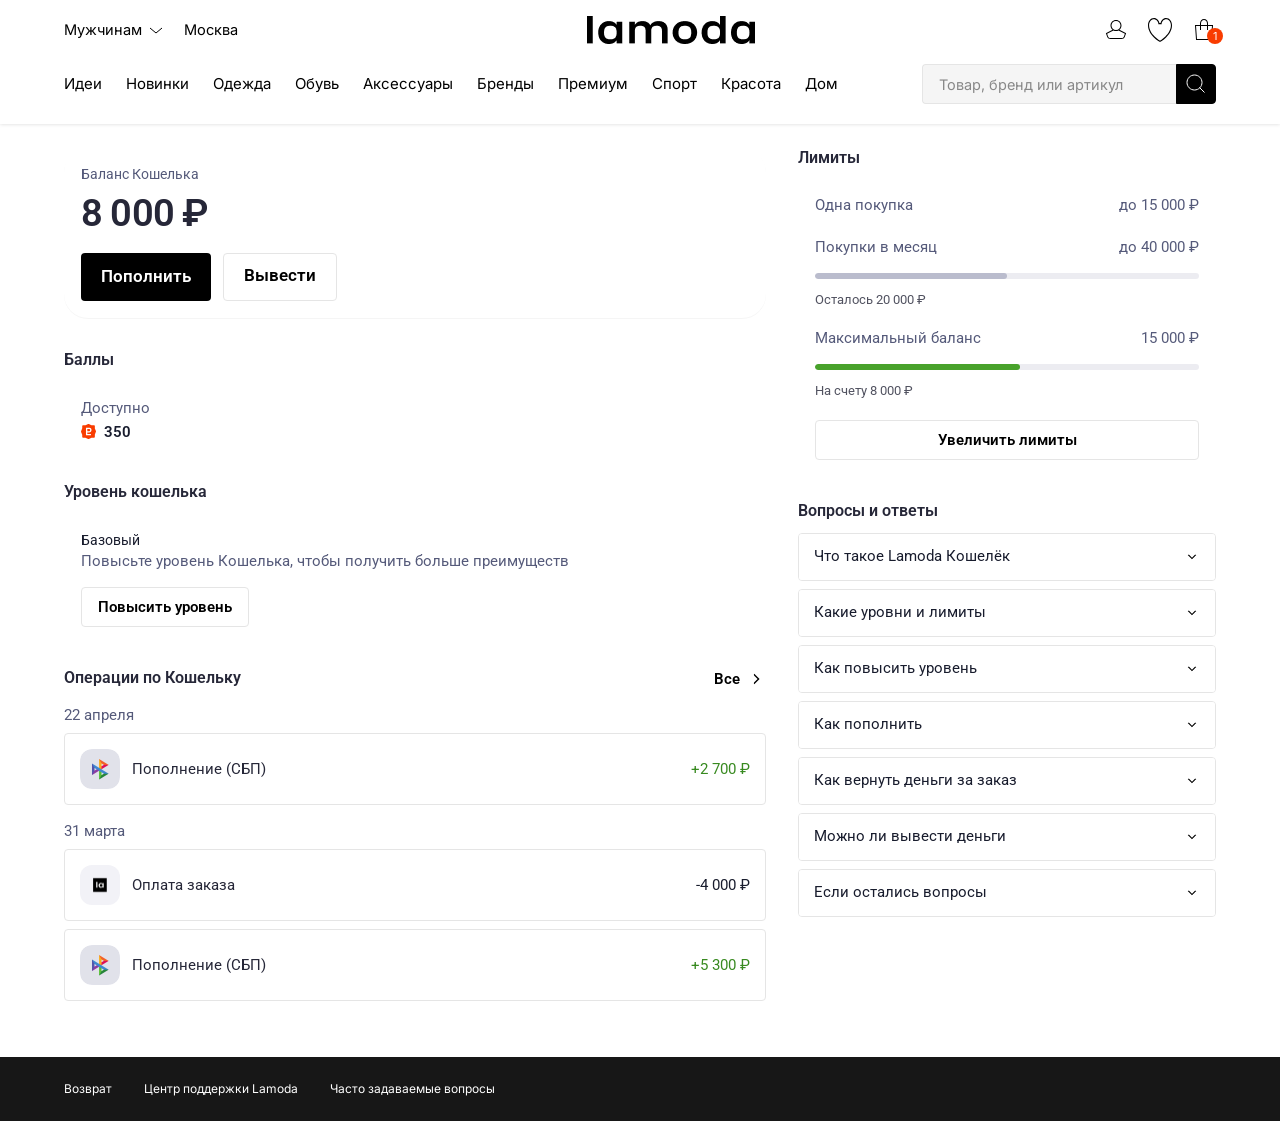
<file: index.html>
<!DOCTYPE html>
<html lang="ru">
  <head>
    <meta charset="UTF-8" />
    <meta name="viewport" content="width=device-width, initial-scale=1.0" />
    <title>Lamoda Кошелёк</title>
    <link rel="preconnect" href="https://fonts.googleapis.com" />
    <link rel="preconnect" href="https://fonts.gstatic.com" crossorigin />
    <link
      href="https://fonts.googleapis.com/css2?family=Inter:wght@400;600&family=Roboto:wght@400;600;700&display=swap"
      rel="stylesheet"
    />
    <link rel="stylesheet" href="styles.css" />
  </head>
  <body>
    <header class="site-header">
      <div class="header-inner">
        <div class="header-top">
          <div class="header-top__left">
            <button type="button" class="btn-ghost">
              Мужчинам
              <img src="assets/chevron-down.svg" alt="" width="16" height="16" />
            </button>
            <button type="button" class="btn-ghost">Москва</button>
          </div>
          <div class="header-top__center">
            <button type="button" class="logo-btn" aria-label="Lamoda — главная">
              <img src="assets/logo-lamoda.png" alt="Lamoda" width="168" height="28" />
            </button>
          </div>
          <div class="header-top__right">
            <button type="button" class="icon-link" aria-label="Профиль">
              <img src="assets/icon-profile.svg" alt="" />
            </button>
            <button type="button" class="icon-link" aria-label="Избранное">
              <img src="assets/icon-heart.svg" alt="" />
            </button>
            <a href="checkout.html" class="icon-link" aria-label="Корзина — оформление заказа">
              <img src="assets/icon-bag.svg" alt="" />
              <span class="badge-count">1</span>
            </a>
          </div>
        </div>
        <div class="header-nav-row">
          <nav class="menubar" aria-label="Каталог">
            <button type="button">Идеи</button>
            <button type="button">Новинки</button>
            <button type="button">Одежда</button>
            <button type="button">Обувь</button>
            <button type="button">Аксессуары</button>
            <button type="button">Бренды</button>
            <button type="button">Премиум</button>
            <button type="button">Спорт</button>
            <button type="button">Красота</button>
            <button type="button">Дом</button>
          </nav>
          <div class="search-block">
            <div class="search-input-wrap">
              <span>Товар, бренд или артикул</span>
            </div>
            <button type="button" class="search-submit" aria-label="Поиск">
              <img src="assets/search.svg" alt="" />
            </button>
          </div>
        </div>
      </div>
    </header>

    <main class="page-wrap">
      <div class="main-grid">
        <div class="main-grid__left">
          <section class="balance-card" aria-labelledby="balance-heading">
            <p class="balance-card__label" id="balance-heading">Баланс Кошелька</p>
            <p class="balance-card__amount">8&nbsp;000&nbsp;₽</p>
            <div class="balance-card__actions">
              <button type="button" class="btn-primary js-topup-modal-open">Пополнить</button>
              <button type="button" class="btn-secondary js-wallet-levels-modal-open">Вывести</button>
            </div>
          </section>

          <section aria-labelledby="points-title">
            <h2 class="section-title" id="points-title">Баллы</h2>
            <div class="panel">
              <p class="points-panel__label">Доступно</p>
              <div class="points-row">
                <img class="points-row__icon" src="assets/icon-chevron.svg" alt="" />
                <span class="points-row__value">350</span>
              </div>
            </div>
          </section>

          <section aria-labelledby="level-title">
            <h2 class="section-title" id="level-title">Уровень кошелька</h2>
            <div class="panel level-panel">
              <div class="level-panel__text">
                <strong>Базовый</strong>
                <span>Повысьте уровень Кошелька, чтобы&nbsp;получить больше преимуществ</span>
              </div>
              <button type="button" class="btn-outline-sm js-wallet-levels-modal-open">Повысить уровень</button>
            </div>
          </section>

          <section aria-labelledby="ops-title">
            <div class="ops-head">
              <h2 class="section-title" id="ops-title">Операции по Кошельку</h2>
              <button type="button" class="link-all js-ops-show-all" aria-expanded="false" aria-controls="ops-extra">
                Все
                <img src="assets/icon-arrow.svg" alt="" />
              </button>
            </div>
            <p class="ops-date">22 апреля</p>
            <article class="tx-card">
              <div class="tx-card__icon-wrap">
                <img src="assets/img-sbp.png" alt="" />
              </div>
              <span class="tx-card__title">Пополнение (СБП)</span>
              <span class="tx-card__amount tx-card__amount--pos">+2&nbsp;700&nbsp;₽</span>
            </article>
            <p class="ops-date">31 марта</p>
            <article class="tx-card">
              <div class="tx-card__icon-wrap tx-card__icon-wrap--order">
                <img src="assets/img-order.png" alt="" />
              </div>
              <span class="tx-card__title">Оплата заказа</span>
              <span class="tx-card__amount tx-card__amount--neg">-4&nbsp;000&nbsp;₽</span>
            </article>
            <article class="tx-card">
              <div class="tx-card__icon-wrap">
                <img src="assets/img-sbp.png" alt="" />
              </div>
              <span class="tx-card__title">Пополнение (СБП)</span>
              <span class="tx-card__amount tx-card__amount--pos">+5&nbsp;300&nbsp;₽</span>
            </article>
            <div id="ops-extra" class="ops-extra" hidden>
              <p class="ops-date">28 марта</p>
              <article class="tx-card">
                <div class="tx-card__icon-wrap">
                  <img src="assets/img-sbp.png" alt="" />
                </div>
                <span class="tx-card__title">Пополнение (СБП)</span>
                <span class="tx-card__amount tx-card__amount--pos">+5&nbsp;000&nbsp;₽</span>
              </article>
              <article class="tx-card">
                <div class="tx-card__icon-wrap tx-card__icon-wrap--order">
                  <img src="assets/img-order.png" alt="" />
                </div>
                <span class="tx-card__title">Оплата заказа</span>
                <span class="tx-card__amount tx-card__amount--neg">-5&nbsp;000&nbsp;₽</span>
              </article>
            </div>
          </section>
        </div>

        <aside class="main-grid__right">
          <section aria-labelledby="limits-title">
            <h2 class="section-title" id="limits-title">Лимиты</h2>
            <div class="panel limits-panel">
              <div class="limits-row">
                <span>Одна покупка</span>
                <span>до 15&nbsp;000&nbsp;₽</span>
              </div>
              <div class="limits-row">
                <span>Покупки в месяц</span>
                <span>до 40&nbsp;000&nbsp;₽</span>
              </div>
              <div class="progress" role="presentation">
                <div class="progress__fill progress__fill--month" style="width: 50%"></div>
              </div>
              <div class="progress-meta">
                <span>Осталось 20&nbsp;000&nbsp;₽</span>
              </div>
              <div class="limits-row" style="margin-top: 8px">
                <span>Максимальный баланс</span>
                <span>15&nbsp;000&nbsp;₽</span>
              </div>
              <div class="progress" role="presentation">
                <div class="progress__fill" style="width: 53.33%"></div>
              </div>
              <div class="progress-meta">
                <span>На счету 8&nbsp;000&nbsp;₽</span>
              </div>
              <button type="button" class="btn-outline-sm js-wallet-levels-modal-open">Увеличить лимиты</button>
            </div>
          </section>

          <section aria-labelledby="faq-title">
            <h2 class="section-title" id="faq-title">Вопросы и ответы</h2>
            <div class="faq-list">
              <div class="faq-item">
                <button type="button" class="faq-item__trigger" aria-expanded="false">
                  Что такое Lamoda Кошелёк
                  <img src="assets/icon-plus.svg" alt="" />
                </button>
                <div class="faq-item__panel" hidden>
                  <p>
                    Это&nbsp;электронный счёт пользователя. Им&nbsp;можно оплатить заказы на сайте и в приложении
                    Lamoda. За&nbsp;каждую покупку с&nbsp;Кошельком начислим&nbsp;3% баллами. Баллы придут в&nbsp;течение
                    1&nbsp;дня&nbsp;после оплаты заказа. Ими&nbsp;получится оплатить 100% стоимости следующего заказа
                  </p>
                </div>
              </div>
              <div class="faq-item">
                <button type="button" class="faq-item__trigger" aria-expanded="false">
                  Какие уровни и лимиты
                  <img src="assets/icon-plus.svg" alt="" />
                </button>
                <div class="faq-item__panel" hidden>
                  <p>
                    У&nbsp;Кошелька три&nbsp;уровня: базовый, расширенный и&nbsp;максимальный. У&nbsp;них&nbsp;разные
                    лимиты на&nbsp;суммы, которые можно хранить на&nbsp;счёте и&nbsp;тратить на&nbsp;покупки. Лимиты
                    обновляются 1-го числа каждого месяца
                  </p>
                </div>
              </div>
              <div class="faq-item">
                <button type="button" class="faq-item__trigger" aria-expanded="false">
                  Как повысить уровень
                  <img src="assets/icon-plus.svg" alt="" />
                </button>
                <div class="faq-item__panel" hidden>
                  <p>
                    В&nbsp;профиле Lamoda на&nbsp;сайте или&nbsp;в&nbsp;мобильном приложении. Ещё&nbsp;мы&nbsp;предложим
                    повысить уровень Кошелька, если&nbsp;будете оплачивать заказ, который выходит за&nbsp;лимиты вашего
                    текущего уровня. Для&nbsp;повышения уровня потребуется российский паспорт
                  </p>
                </div>
              </div>
              <div class="faq-item">
                <button type="button" class="faq-item__trigger" aria-expanded="false">
                  Как пополнить
                  <img src="assets/icon-plus.svg" alt="" />
                </button>
                <div class="faq-item__panel" hidden>
                  <p>
                    Переводом через&nbsp;СБП. Перейдите в&nbsp;банковское приложение и&nbsp;выберите «Перевод по&nbsp;номеру
                    телефона». Укажите свой номер и&nbsp;сумму, а&nbsp;получателем укажите «Монета» или&nbsp;НКО&nbsp;«Монета».
                  </p>
                  <p>
                    Базовый Кошелёк можно пополнить, только если&nbsp;номера телефонов, привязанные к&nbsp;счёту в&nbsp;банке
                    и&nbsp;Кошельку совпадают
                  </p>
                </div>
              </div>
              <div class="faq-item">
                <button type="button" class="faq-item__trigger" aria-expanded="false">
                  Как вернуть деньги за заказ
                  <img src="assets/icon-plus.svg" alt="" />
                </button>
                <div class="faq-item__panel" hidden>
                  <p>
                    По&nbsp;обычным правилам через&nbsp;профиль или&nbsp;контакт-центр. Деньги вернутся на&nbsp;Кошелёк
                    сразу после&nbsp;того, как&nbsp;мы&nbsp;подтвердим возврат заказа.
                  </p>
                </div>
              </div>
              <div class="faq-item">
                <button type="button" class="faq-item__trigger" aria-expanded="false">
                  Можно ли вывести деньги
                  <img src="assets/icon-plus.svg" alt="" />
                </button>
                <div class="faq-item__panel" hidden>
                  <p>
                    Деньги можно вывести только с&nbsp;расширенного или&nbsp;максимального уровней. В&nbsp;профиле Lamoda
                    на&nbsp;сайте или&nbsp;в&nbsp;мобильном приложении нажмите «Вывести»: введите номер телефона, сумму
                    и&nbsp;выберите банк получателя. Чтобы&nbsp;вывести деньги с&nbsp;базового Кошелька, перейдите на&nbsp;другой
                    уровень.
                  </p>
                  <p>
                    Для&nbsp;перевода или&nbsp;повышения уровня запросим у&nbsp;вас&nbsp;данные российского паспорта,
                    чтобы&nbsp;подтвердить вашу личность
                  </p>
                </div>
              </div>
              <div class="faq-item">
                <button type="button" class="faq-item__trigger" aria-expanded="false">
                  Если остались вопросы
                  <img src="assets/icon-plus.svg" alt="" />
                </button>
                <div class="faq-item__panel" hidden>
                  <p>
                    Свяжитесь с&nbsp;нами по&nbsp;телефону +7&nbsp;(495)&nbsp;134-41-63&nbsp;или&nbsp;по&nbsp;электронной
                    почте wallet@lamoda.ru
                  </p>
                </div>
              </div>
            </div>
          </section>
        </aside>
      </div>
    </main>

    <div id="wallet-levels-modal" class="wallet-modal" hidden>
      <div class="wallet-modal__backdrop js-wallet-modal-close" tabindex="-1"></div>
      <div
        class="wallet-modal__panel"
        role="dialog"
        aria-modal="true"
        aria-labelledby="wallet-modal-heading"
      >
        <button type="button" class="wallet-modal__close js-wallet-modal-close" aria-label="Закрыть">
          <span aria-hidden="true">×</span>
        </button>
        <h2 id="wallet-modal-heading" class="wallet-modal__heading">Уровни кошелька</h2>
        <div class="wallet-modal__cols">
          <article class="wallet-tier wallet-tier--starter">
            <header class="wallet-tier__head">
              <p class="wallet-tier__eyebrow wallet-tier__eyebrow--muted">Сейчас у вас</p>
              <p class="wallet-tier__title">Стартовый</p>
            </header>
            <section class="wallet-tier__card">
              <h3 class="wallet-tier__card-title">Лимиты</h3>
              <div class="wallet-tier__row">
                <span>Одна покупка</span>
                <span class="wallet-tier__val">до 15&nbsp;000&nbsp;₽</span>
              </div>
              <div class="wallet-tier__row">
                <span>Покупки в месяц</span>
                <span class="wallet-tier__val">до 40&nbsp;000&nbsp;₽</span>
              </div>
              <div class="wallet-tier__row">
                <span>Максимальный баланс</span>
                <span class="wallet-tier__val">до 15&nbsp;000&nbsp;₽</span>
              </div>
            </section>
            <section class="wallet-tier__card wallet-tier__card--features">
              <h3 class="wallet-tier__card-title">Возможности</h3>
              <div class="wallet-tier__feature">
                <span>Кешбек 3%</span>
                <img src="assets/modal-check.png" width="20" height="20" alt="" />
              </div>
              <div class="wallet-tier__feature">
                <span>Вывод средств</span>
                <img src="assets/modal-cross.png" width="20" height="20" alt="" />
              </div>
            </section>
            <button type="button" class="wallet-tier__btn wallet-tier__btn--outline">Ваш кошелёк</button>
          </article>

          <article class="wallet-tier wallet-tier--upgrade">
            <header class="wallet-tier__head">
              <p class="wallet-tier__eyebrow wallet-tier__eyebrow--accent">Можно получить</p>
              <p class="wallet-tier__title">Стандартный</p>
            </header>
            <section class="wallet-tier__card">
              <h3 class="wallet-tier__card-title">Лимиты</h3>
              <div class="wallet-tier__row wallet-tier__row--compare">
                <span>Одна покупка</span>
                <span class="wallet-tier__compare">
                  <span class="wallet-tier__val">до 15&nbsp;000&nbsp;₽</span>
                  <img src="assets/modal-arrow.png" width="15" height="15" alt="" class="wallet-tier__arrow" />
                  <span class="wallet-tier__val wallet-tier__val--accent">до 60&nbsp;000&nbsp;₽</span>
                </span>
              </div>
              <div class="wallet-tier__row wallet-tier__row--compare">
                <span>Покупки в месяц</span>
                <span class="wallet-tier__compare">
                  <span class="wallet-tier__val">до 40&nbsp;000&nbsp;₽</span>
                  <img src="assets/modal-arrow.png" width="15" height="15" alt="" class="wallet-tier__arrow" />
                  <span class="wallet-tier__val wallet-tier__val--accent">до 200&nbsp;000&nbsp;₽</span>
                </span>
              </div>
              <div class="wallet-tier__row wallet-tier__row--compare">
                <span>Максимальный баланс</span>
                <span class="wallet-tier__compare">
                  <span class="wallet-tier__val">до 15&nbsp;000&nbsp;₽</span>
                  <img src="assets/modal-arrow.png" width="15" height="15" alt="" class="wallet-tier__arrow" />
                  <span class="wallet-tier__val wallet-tier__val--accent">до 60&nbsp;000&nbsp;₽</span>
                </span>
              </div>
            </section>
            <section class="wallet-tier__card wallet-tier__card--features">
              <h3 class="wallet-tier__card-title">Возможности</h3>
              <div class="wallet-tier__feature">
                <span>Кешбек 3%</span>
                <img src="assets/modal-check.png" width="20" height="20" alt="" />
              </div>
              <div class="wallet-tier__feature">
                <span>Вывод средств</span>
                <img src="assets/modal-check.png" width="20" height="20" alt="" />
              </div>
            </section>
            <button type="button" class="wallet-tier__btn wallet-tier__btn--primary js-confirm-modal-open">Улучшить кошелёк</button>
          </article>

          <article class="wallet-tier wallet-tier--upgrade">
            <header class="wallet-tier__head">
              <p class="wallet-tier__eyebrow wallet-tier__eyebrow--accent">Можно получить</p>
              <p class="wallet-tier__title">Максимальный</p>
            </header>
            <section class="wallet-tier__card">
              <h3 class="wallet-tier__card-title">Лимиты</h3>
              <div class="wallet-tier__row wallet-tier__row--compare">
                <span>Одна покупка</span>
                <span class="wallet-tier__compare">
                  <span class="wallet-tier__val">до 15&nbsp;000&nbsp;₽</span>
                  <img src="assets/modal-arrow.png" width="15" height="15" alt="" class="wallet-tier__arrow" />
                  <span class="wallet-tier__val wallet-tier__val--accent">до 600&nbsp;000&nbsp;₽</span>
                </span>
              </div>
              <div class="wallet-tier__row wallet-tier__row--compare">
                <span>Покупки в месяц</span>
                <span class="wallet-tier__compare">
                  <span class="wallet-tier__val">до 40&nbsp;000&nbsp;₽</span>
                  <img src="assets/modal-arrow.png" width="15" height="15" alt="" class="wallet-tier__arrow" />
                  <span class="wallet-tier__val wallet-tier__val--accent">безлимитно</span>
                </span>
              </div>
              <div class="wallet-tier__row wallet-tier__row--compare">
                <span>Максимальный баланс</span>
                <span class="wallet-tier__compare">
                  <span class="wallet-tier__val">до 15&nbsp;000&nbsp;₽</span>
                  <img src="assets/modal-arrow.png" width="15" height="15" alt="" class="wallet-tier__arrow" />
                  <span class="wallet-tier__val wallet-tier__val--accent">до 600&nbsp;000&nbsp;₽</span>
                </span>
              </div>
            </section>
            <section class="wallet-tier__card wallet-tier__card--features">
              <h3 class="wallet-tier__card-title">Возможности</h3>
              <div class="wallet-tier__feature">
                <span>Кешбек 3%</span>
                <img src="assets/modal-check.png" width="20" height="20" alt="" />
              </div>
              <div class="wallet-tier__feature">
                <span>Вывод средств</span>
                <img src="assets/modal-check.png" width="20" height="20" alt="" />
              </div>
            </section>
            <button type="button" class="wallet-tier__btn wallet-tier__btn--primary js-confirm-modal-open">Улучшить кошелёк</button>
          </article>
        </div>
      </div>
    </div>

    <div id="topup-modal" class="topup-modal" hidden>
      <div class="topup-modal__backdrop js-topup-modal-close" tabindex="-1"></div>
      <div
        class="topup-modal__panel"
        role="dialog"
        aria-modal="true"
        aria-labelledby="topup-modal-title"
      >
        <button type="button" class="topup-modal__close js-topup-modal-close" aria-label="Закрыть">
          <span aria-hidden="true">×</span>
        </button>
        <div class="topup-modal__body">
          <div class="topup-modal__hero">
            <div class="topup-modal__spinner" role="status" aria-label="Ожидание оплаты">
              <div class="topup-modal__spinner-ring" aria-hidden="true">
                <span class="topup-modal__spinner-arm"></span>
                <span class="topup-modal__spinner-arm"></span>
                <span class="topup-modal__spinner-arm"></span>
                <span class="topup-modal__spinner-arm"></span>
                <span class="topup-modal__spinner-arm"></span>
                <span class="topup-modal__spinner-arm"></span>
                <span class="topup-modal__spinner-arm"></span>
                <span class="topup-modal__spinner-arm"></span>
                <span class="topup-modal__spinner-arm"></span>
              </div>
            </div>
            <h2 id="topup-modal-title" class="topup-modal__title">Ждём оплату</h2>
            <p class="topup-modal__subtitle">
              Когда деньги придут на Lamoda Кошелёк, они сразу спишутся для оплаты заказа
            </p>
          </div>
          <h3 class="topup-modal__section-title">Как пополнить Lamoda Кошелёк</h3>
          <div class="topup-modal__steps">
            <div class="topup-modal__step">
              <p class="topup-modal__step-label">Шаг 1</p>
              <p class="topup-modal__step-text">
                В приложении вашего банка выберите перевод по номеру телефона или СБП и введите свой номер телефона
                <strong>+7 (977) 123-45-67</strong>
              </p>
            </div>
            <div class="topup-modal__step">
              <p class="topup-modal__step-label">Шаг 2</p>
              <p class="topup-modal__step-text">
                Найдите и выберите банк получателя <strong>Монета</strong> или <strong>НКО Монета</strong>
              </p>
            </div>
            <div class="topup-modal__step">
              <p class="topup-modal__step-label">Шаг 3</p>
              <p class="topup-modal__step-text">
                Введите сумму от <strong>6&nbsp;480&nbsp;₽</strong> и переведите её на Кошелёк
              </p>
            </div>
          </div>
        </div>
      </div>
    </div>

    <div id="confirm-data-modal" class="confirm-modal" hidden>
      <div class="confirm-modal__backdrop js-confirm-modal-close" tabindex="-1"></div>
      <div
        class="confirm-modal__panel"
        role="dialog"
        aria-modal="true"
        aria-labelledby="confirm-data-modal-title"
      >
        <button type="button" class="confirm-modal__close js-confirm-modal-close" aria-label="Закрыть">
          <span aria-hidden="true">×</span>
        </button>
        <div class="confirm-modal__body">
          <h2 id="confirm-data-modal-title" class="confirm-modal__title">Подтверждение данных</h2>
          <p class="confirm-modal__badge">Быстрая проверка</p>
          <h3 class="confirm-modal__subtitle">По номеру телефона</h3>
          <p class="confirm-modal__lead">Только для абонентов:</p>
          <div class="confirm-modal__operators" role="list">
            <div class="confirm-modal__op" role="listitem">
              <img src="assets/confirm-op1.svg" alt="Билайн" width="24" height="24" />
            </div>
            <div class="confirm-modal__op" role="listitem">
              <img src="assets/confirm-op2.svg" alt="МегаФон" width="24" height="24" />
            </div>
            <div class="confirm-modal__op" role="listitem">
              <img src="assets/confirm-op3.svg" alt="МТС" width="24" height="24" />
            </div>
            <div class="confirm-modal__op confirm-modal__op--t2" role="listitem">
              <img src="assets/confirm-op4.svg" alt="t2" width="30" height="22" />
            </div>
          </div>
          <p class="confirm-modal__hint">Если другой оператор — выберите проверку по паспорту</p>
          <button type="button" class="confirm-modal__btn confirm-modal__btn--primary">Подтвердить по номеру</button>
          <div class="confirm-modal__sep" role="presentation">
            <span class="confirm-modal__sep-line"></span>
            <span class="confirm-modal__sep-text">или</span>
            <span class="confirm-modal__sep-line"></span>
          </div>
          <h3 class="confirm-modal__subtitle">По паспорту РФ</h3>
          <p class="confirm-modal__lead">Введите данные вручную и пройдите проверку</p>
          <button type="button" class="confirm-modal__btn confirm-modal__btn--outline">Указать данные паспорта</button>
          <button type="button" class="confirm-modal__back js-confirm-modal-close">← Вернуться на сайт</button>
        </div>
      </div>
    </div>

    <footer class="site-footer">
      <div class="footer-inner">
        <button type="button">Возврат</button>
        <button type="button">Центр поддержки Lamoda</button>
        <button type="button">Часто задаваемые вопросы</button>
      </div>
    </footer>

    <script>
      (function () {
        document.querySelectorAll(".faq-item").forEach(function (item) {
          var trigger = item.querySelector(".faq-item__trigger");
          var panel = item.querySelector(".faq-item__panel");
          if (!trigger || !panel) return;
          trigger.addEventListener("click", function () {
            var open = !item.classList.contains("is-open");
            item.classList.toggle("is-open", open);
            trigger.setAttribute("aria-expanded", open ? "true" : "false");
            panel.hidden = !open;
          });
        });

        var opsShowAll = document.querySelector(".js-ops-show-all");
        var opsExtra = document.getElementById("ops-extra");
        if (opsShowAll && opsExtra) {
          opsShowAll.addEventListener("click", function () {
            opsExtra.hidden = !opsExtra.hidden;
            opsShowAll.setAttribute("aria-expanded", opsExtra.hidden ? "false" : "true");
          });
        }

        var modal = document.getElementById("wallet-levels-modal");
        var openers = document.querySelectorAll(".js-wallet-levels-modal-open");
        var closers = document.querySelectorAll(".js-wallet-modal-close");
        var confirmModal = document.getElementById("confirm-data-modal");
        var confirmOpeners = document.querySelectorAll(".js-confirm-modal-open");
        var confirmClosers = document.querySelectorAll(".js-confirm-modal-close");
        var topupModal = document.getElementById("topup-modal");
        var topupOpeners = document.querySelectorAll(".js-topup-modal-open");
        var topupClosers = document.querySelectorAll(".js-topup-modal-close");
        var lastFocus = null;
        var lastFocusConfirm = null;
        var lastFocusTopup = null;

        function refreshScrollLock() {
          var lock =
            (modal && !modal.hidden) ||
            (confirmModal && !confirmModal.hidden) ||
            (topupModal && !topupModal.hidden);
          document.body.classList.toggle("modal-scroll-lock", lock);
        }

        function openModal() {
          if (!modal) return;
          lastFocus = document.activeElement;
          modal.hidden = false;
          refreshScrollLock();
          var closeBtn = modal.querySelector(".wallet-modal__close");
          if (closeBtn) closeBtn.focus();
        }

        function closeModal() {
          if (!modal || modal.hidden) return;
          modal.hidden = true;
          refreshScrollLock();
          if (lastFocus && typeof lastFocus.focus === "function") lastFocus.focus();
        }

        function openConfirmModal() {
          if (!confirmModal) return;
          lastFocusConfirm = document.activeElement;
          confirmModal.hidden = false;
          refreshScrollLock();
          var closeBtn = confirmModal.querySelector(".confirm-modal__close");
          if (closeBtn) closeBtn.focus();
        }

        function closeConfirmModal() {
          if (!confirmModal || confirmModal.hidden) return;
          confirmModal.hidden = true;
          refreshScrollLock();
          if (lastFocusConfirm && typeof lastFocusConfirm.focus === "function") {
            lastFocusConfirm.focus();
          }
        }

        function openTopupModal() {
          if (!topupModal) return;
          lastFocusTopup = document.activeElement;
          topupModal.hidden = false;
          refreshScrollLock();
          var closeBtn = topupModal.querySelector(".topup-modal__close");
          if (closeBtn) closeBtn.focus();
        }

        function closeTopupModal() {
          if (!topupModal || topupModal.hidden) return;
          topupModal.hidden = true;
          refreshScrollLock();
          if (lastFocusTopup && typeof lastFocusTopup.focus === "function") {
            lastFocusTopup.focus();
          }
        }

        openers.forEach(function (btn) {
          btn.addEventListener("click", openModal);
        });
        closers.forEach(function (el) {
          el.addEventListener("click", closeModal);
        });
        confirmOpeners.forEach(function (btn) {
          btn.addEventListener("click", openConfirmModal);
        });
        confirmClosers.forEach(function (el) {
          el.addEventListener("click", closeConfirmModal);
        });
        topupOpeners.forEach(function (btn) {
          btn.addEventListener("click", openTopupModal);
        });
        topupClosers.forEach(function (el) {
          el.addEventListener("click", closeTopupModal);
        });
        document.addEventListener("keydown", function (e) {
          if (e.key !== "Escape") return;
          if (topupModal && !topupModal.hidden) closeTopupModal();
          else if (confirmModal && !confirmModal.hidden) closeConfirmModal();
          else if (modal && !modal.hidden) closeModal();
        });
      })();
    </script>
  </body>
</html>
</file>
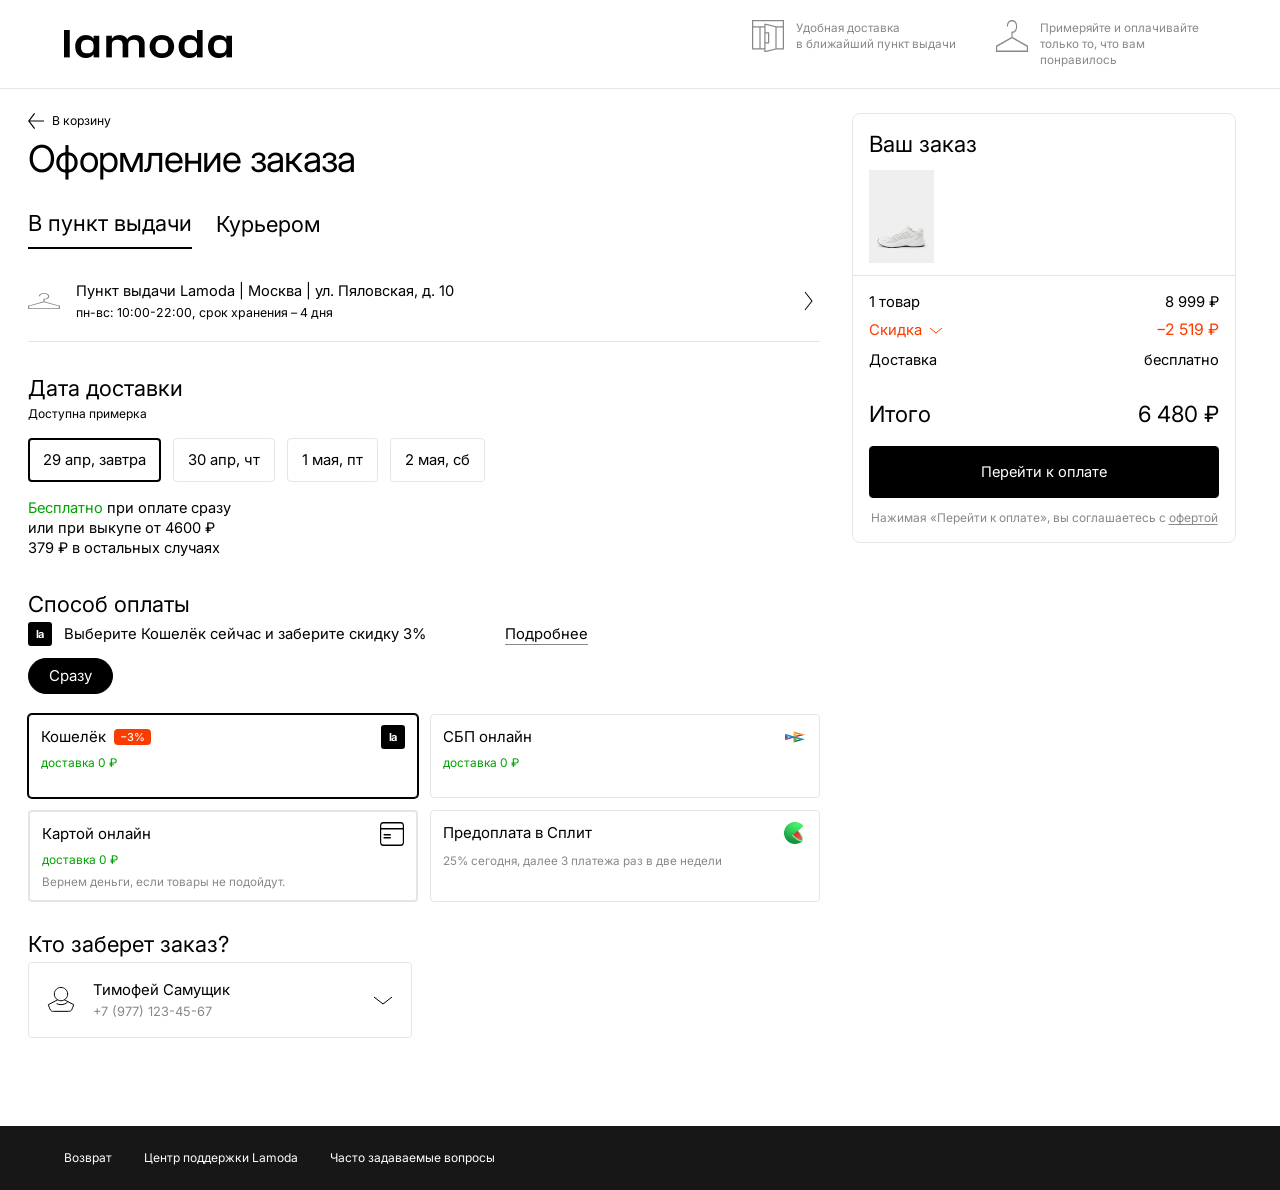
<file: checkout.html>
<!DOCTYPE html>
<html lang="ru">
  <head>
    <meta charset="UTF-8" />
    <meta name="viewport" content="width=device-width, initial-scale=1.0" />
    <title>Оформление заказа — Lamoda</title>
    <link rel="preconnect" href="https://fonts.googleapis.com" />
    <link rel="preconnect" href="https://fonts.gstatic.com" crossorigin />
    <link
      href="https://fonts.googleapis.com/css2?family=Inter:wght@400;500;600&family=Roboto:wght@400;600;700&display=swap"
      rel="stylesheet"
    />
    <link rel="stylesheet" href="styles.css" />
    <link rel="stylesheet" href="checkout.css" />
  </head>
  <body class="checkout-page">
    <header class="checkout-header">
      <div class="checkout-header__inner">
        <a href="index.html" class="checkout-header__logo" aria-label="Lamoda — главная">
          <img src="assets/logo-lamoda.png" alt="Lamoda" width="168" height="28" />
        </a>
        <div class="checkout-header__promos">
          <div class="checkout-header__promo">
            <img src="assets/checkout-figma-icon-delivery.svg" alt="" width="32" height="32" />
            <p>
              Удобная доставка<br />
              в ближайший пункт выдачи
            </p>
          </div>
          <div class="checkout-header__promo">
            <img src="assets/checkout-figma-icon-hanger.svg" alt="" width="32" height="32" />
            <p>
              Примеряйте и оплачивайте<br />
              только то, что вам понравилось
            </p>
          </div>
        </div>
      </div>
    </header>

    <main class="checkout-shell">
      <div class="checkout-shell__grid">
        <div class="checkout-form-col">
          <a href="#" class="checkout-back">
            <img src="assets/checkout-figma-arrow-back.svg" alt="" width="16" height="16" />
            В корзину
          </a>
          <h1 class="checkout-h1">Оформление заказа</h1>

          <div class="checkout-tabs" role="tablist" aria-label="Способ получения">
            <button type="button" class="checkout-tabs__btn checkout-tabs__btn--active" role="tab" aria-selected="true">
              В пункт выдачи
            </button>
            <button type="button" class="checkout-tabs__btn" role="tab" aria-selected="false">Курьером</button>
          </div>

          <button type="button" class="checkout-pickup">
            <span class="checkout-pickup__icon" aria-hidden="true">
              <img src="assets/checkout-figma-icon-hanger.svg" alt="" width="32" height="40" />
            </span>
            <span class="checkout-pickup__text">
              <span class="checkout-pickup__title">Пункт выдачи Lamoda | Москва | ул. Пяловская, д. 10</span>
              <span class="checkout-pickup__meta">пн-вс: 10:00-22:00, срок хранения – 4 дня</span>
            </span>
            <img class="checkout-pickup__chev" src="assets/checkout-figma-chevron-right.svg" alt="" width="24" height="24" />
          </button>

          <section class="checkout-block" aria-labelledby="checkout-date-title">
            <h2 id="checkout-date-title" class="checkout-block__title">Дата доставки</h2>
            <p class="checkout-block__hint">Доступна примерка</p>
            <div class="checkout-date-chips" role="radiogroup" aria-label="Дата">
              <label class="checkout-chip">
                <input type="radio" name="delivery-date" value="1" checked class="checkout-chip__input" />
                <span>29 апр, завтра</span>
              </label>
              <label class="checkout-chip">
                <input type="radio" name="delivery-date" value="2" class="checkout-chip__input" />
                <span>30 апр, чт</span>
              </label>
              <label class="checkout-chip">
                <input type="radio" name="delivery-date" value="3" class="checkout-chip__input" />
                <span>1 мая, пт</span>
              </label>
              <label class="checkout-chip">
                <input type="radio" name="delivery-date" value="4" class="checkout-chip__input" />
                <span>2 мая, сб</span>
              </label>
            </div>
            <p class="checkout-delivery-note">
              <span class="checkout-delivery-note__free">Бесплатно</span> при оплате сразу<br />
              или при выкупе от 4600 ₽<br />
              379 ₽ в остальных случаях
            </p>
          </section>

          <section class="checkout-block checkout-block--pay" aria-labelledby="checkout-pay-title">
            <h2 id="checkout-pay-title" class="checkout-block__title">Способ оплаты</h2>

            <div class="checkout-wallet-promo">
              <span class="checkout-la-mark checkout-la-mark--promo" aria-hidden="true">la</span>
              <p class="checkout-wallet-promo__text">Выберите Кошелёк сейчас и заберите скидку 3%</p>
              <button type="button" class="checkout-link-more">Подробнее</button>
              <button type="button" class="checkout-pill">Сразу</button>
            </div>

            <div class="checkout-pay-grid">
              <label class="checkout-pay-card">
                <input type="radio" name="pay" value="wallet" class="checkout-pay-card__input" checked />
                <span class="checkout-pay-card__body">
                  <span class="checkout-pay-card__row1">
                    <span class="checkout-pay-card__name">
                      Кошелёк
                      <span class="checkout-pay-card__badge">−3%</span>
                    </span>
                    <span class="checkout-la-mark checkout-la-mark--card" aria-hidden="true">la</span>
                  </span>
                  <span class="checkout-pay-card__green">доставка 0 ₽</span>
                </span>
              </label>

              <label class="checkout-pay-card">
                <input type="radio" name="pay" value="sbp" class="checkout-pay-card__input" />
                <span class="checkout-pay-card__body">
                  <span class="checkout-pay-card__row1">
                    <span class="checkout-pay-card__name">СБП онлайн</span>
                    <img src="assets/checkout-figma-sbp.svg" alt="" width="24" height="24" />
                  </span>
                  <span class="checkout-pay-card__green">доставка 0 ₽</span>
                </span>
              </label>

              <label class="checkout-pay-card checkout-pay-card--tall">
                <input type="radio" name="pay" value="card" class="checkout-pay-card__input" />
                <span class="checkout-pay-card__body">
                  <span class="checkout-pay-card__row1">
                    <span class="checkout-pay-card__name">Картой онлайн</span>
                    <span class="checkout-pay-card__icon24">
                      <img src="assets/checkout-figma-card.svg" alt="" width="24" height="24" />
                    </span>
                  </span>
                  <span class="checkout-pay-card__green">доставка 0 ₽</span>
                  <span class="checkout-pay-card__muted">Вернем деньги, если товары не подойдут.</span>
                </span>
              </label>

              <label class="checkout-pay-card checkout-pay-card--split">
                <input type="radio" name="pay" value="split" class="checkout-pay-card__input" />
                <span class="checkout-pay-card__body">
                  <span class="checkout-pay-card__row1">
                    <span class="checkout-pay-card__name">Предоплата в Сплит</span>
                    <img src="assets/checkout-figma-split.png" alt="" width="24" height="24" />
                  </span>
                  <span class="checkout-pay-card__muted checkout-pay-card__muted--split"
                    >25% сегодня, далее 3 платежа раз в две недели</span
                  >
                </span>
              </label>
            </div>
          </section>

          <section class="checkout-block" aria-labelledby="checkout-recipient-title">
            <h2 id="checkout-recipient-title" class="checkout-block__title">Кто заберет заказ?</h2>
            <button type="button" class="checkout-recipient">
              <img src="assets/checkout-figma-user.svg" alt="" width="32" height="32" />
              <span class="checkout-recipient__info">
                <span class="checkout-recipient__name">Тимофей Самущик</span>
                <span class="checkout-recipient__phone">+7 (977) 123-45-67</span>
              </span>
              <img src="assets/checkout-figma-chevron-down.svg" alt="" width="24" height="24" />
            </button>
          </section>
        </div>

        <aside class="checkout-aside" aria-label="Ваш заказ">
          <div class="checkout-aside__top">
            <h2 class="checkout-aside__title">Ваш заказ</h2>
            <div class="checkout-aside__thumb-wrap">
              <img
                class="checkout-aside__thumb"
                src="assets/checkout-figma-product.jpg"
                alt=""
                width="64"
                height="93"
              />
            </div>
          </div>
          <div class="checkout-aside__panel">
            <div class="checkout-aside__row">
              <span>1 товар</span>
              <span>8&nbsp;999 ₽</span>
            </div>
            <div class="checkout-aside__row checkout-aside__row--discount">
              <span class="checkout-aside__discount-label">
                Скидка
                <img src="assets/checkout-figma-info.svg" alt="" width="16" height="16" />
              </span>
              <span class="checkout-aside__discount-val">−2&nbsp;519 ₽</span>
            </div>
            <div class="checkout-aside__row checkout-aside__row--delivery">
              <span>Доставка</span>
              <span>бесплатно</span>
            </div>
            <div class="checkout-aside__total">
              <span>Итого</span>
              <span>6&nbsp;480 ₽</span>
            </div>
            <button type="button" class="checkout-aside__cta js-checkout-await-open">Перейти к оплате</button>
            <p class="checkout-aside__legal">
              Нажимая «Перейти к оплате», вы соглашаетесь с
              <a href="#" class="checkout-aside__legal-link">офертой</a>
            </p>
          </div>
        </aside>
      </div>
    </main>

    <div id="checkout-await-modal" class="topup-modal" hidden>
      <div class="topup-modal__backdrop js-checkout-await-close" tabindex="-1"></div>
      <div
        class="topup-modal__panel"
        role="dialog"
        aria-modal="true"
        aria-labelledby="checkout-await-modal-title"
      >
        <button type="button" class="topup-modal__close js-checkout-await-close" aria-label="Закрыть">
          <span aria-hidden="true">×</span>
        </button>
        <div class="topup-modal__body">
          <div class="topup-modal__hero">
            <div class="topup-modal__spinner" role="status" aria-label="Ожидание оплаты">
              <div class="topup-modal__spinner-ring" aria-hidden="true">
                <span class="topup-modal__spinner-arm"></span>
                <span class="topup-modal__spinner-arm"></span>
                <span class="topup-modal__spinner-arm"></span>
                <span class="topup-modal__spinner-arm"></span>
                <span class="topup-modal__spinner-arm"></span>
                <span class="topup-modal__spinner-arm"></span>
                <span class="topup-modal__spinner-arm"></span>
                <span class="topup-modal__spinner-arm"></span>
              </div>
            </div>
            <h2 id="checkout-await-modal-title" class="topup-modal__title">Ждём оплату</h2>
            <p class="topup-modal__subtitle">
              Когда деньги придут на Lamoda Кошелёк, они сразу спишутся для оплаты заказа
            </p>
          </div>
          <h3 class="topup-modal__section-title">Как пополнить Lamoda Кошелёк</h3>
          <div class="topup-modal__steps">
            <div class="topup-modal__step">
              <p class="topup-modal__step-label">Шаг 1</p>
              <p class="topup-modal__step-text">
                В приложении вашего банка выберите перевод по номеру телефона или СБП и введите свой номер телефона
                <strong>+7 (977) 123-45-67</strong>
              </p>
            </div>
            <div class="topup-modal__step">
              <p class="topup-modal__step-label">Шаг 2</p>
              <p class="topup-modal__step-text">
                Найдите и выберите банк получателя <strong>Монета</strong> или <strong>НКО Монета</strong>
              </p>
            </div>
            <div class="topup-modal__step">
              <p class="topup-modal__step-label">Шаг 3</p>
              <p class="topup-modal__step-text">
                Введите сумму от <strong>6&nbsp;480&nbsp;₽</strong> и переведите её на Кошелёк
              </p>
            </div>
          </div>
        </div>
      </div>
    </div>

    <footer class="site-footer">
      <div class="footer-inner">
        <button type="button">Возврат</button>
        <button type="button">Центр поддержки Lamoda</button>
        <button type="button">Часто задаваемые вопросы</button>
      </div>
    </footer>

    <script>
      (function () {
        var awaitModal = document.getElementById("checkout-await-modal");
        var awaitOpeners = document.querySelectorAll(".js-checkout-await-open");
        var awaitClosers = document.querySelectorAll(".js-checkout-await-close");
        var lastFocusAwait = null;

        function refreshScrollLock() {
          document.body.classList.toggle(
            "modal-scroll-lock",
            awaitModal && !awaitModal.hidden
          );
        }

        function openAwaitModal() {
          if (!awaitModal) return;
          lastFocusAwait = document.activeElement;
          awaitModal.hidden = false;
          refreshScrollLock();
          var closeBtn = awaitModal.querySelector(".topup-modal__close");
          if (closeBtn) closeBtn.focus();
        }

        function closeAwaitModal() {
          if (!awaitModal || awaitModal.hidden) return;
          awaitModal.hidden = true;
          refreshScrollLock();
          if (lastFocusAwait && typeof lastFocusAwait.focus === "function") {
            lastFocusAwait.focus();
          }
        }

        awaitOpeners.forEach(function (btn) {
          btn.addEventListener("click", function (e) {
            e.preventDefault();
            openAwaitModal();
          });
        });
        awaitClosers.forEach(function (el) {
          el.addEventListener("click", closeAwaitModal);
        });
        document.addEventListener("keydown", function (e) {
          if (e.key !== "Escape") return;
          if (awaitModal && !awaitModal.hidden) closeAwaitModal();
        });
      })();
    </script>
  </body>
</html>
</file>
<file: styles.css>
/* Lamoda Кошелёк — макет по Figma (node 23:248) */

:root {
  --color-bg: #ffffff;
  --color-text: #262738;
  --color-text-muted: #555a7a;
  --color-text-dark: #181c2d;
  --color-positive: #388a20;
  --color-progress: #48a22b;
  --color-progress-track: rgba(125, 130, 160, 0.15);
  --color-accent: #f93c00;
  --color-border: #e5e5e5;
  --color-surface: #f2f2f7;
  --color-search-bg: #f5f5f5;
  --color-placeholder: #888888;
  --color-footer: #171717;
  --shadow-header: 0 0 4px rgba(0, 0, 0, 0.16);
  --font-body: "Roboto", system-ui, sans-serif;
  --font-ui: "Inter", system-ui, sans-serif;
  --radius-lg: 16px;
  --radius-xl: 24px;
  --radius-sm: 4px;
  --radius-pill: 12px;
  --content-max: 1200px;
  --header-h: 124px;
}

*,
*::before,
*::after {
  box-sizing: border-box;
}

html {
  font-size: 16px;
  -webkit-font-smoothing: antialiased;
}

body {
  margin: 0;
  min-height: 100vh;
  display: flex;
  flex-direction: column;
  font-family: var(--font-body);
  background: var(--color-bg);
  color: var(--color-text);
}

img {
  max-width: 100%;
  height: auto;
  vertical-align: middle;
}

button {
  font: inherit;
  cursor: default;
}

/* ——— Header ——— */
.site-header {
  position: sticky;
  top: 0;
  z-index: 50;
  background: #fff;
  box-shadow: var(--shadow-header);
}

.header-inner {
  max-width: 1200px;
  margin: 0 auto;
  padding: 0 24px;
}

.header-top {
  display: flex;
  align-items: center;
  justify-content: space-between;
  gap: 16px;
  padding: 16px 0 12px;
  min-height: 52px;
}

.header-top__left {
  display: flex;
  align-items: center;
  gap: 20px;
}

.header-top__center {
  flex: 1;
  display: flex;
  justify-content: center;
}

.header-top__right {
  display: flex;
  align-items: center;
  gap: 20px;
}

.btn-ghost {
  display: inline-flex;
  align-items: center;
  gap: 6px;
  padding: 0;
  border: 0;
  background: none;
  color: #000;
  font-family: var(--font-ui);
  font-size: 14.6px;
  line-height: 20px;
}

.btn-ghost img {
  width: 16px;
  height: 16px;
}

.logo-btn {
  padding: 0;
  border: 0;
  background: none;
  line-height: 0;
}

.logo-btn img {
  height: 28px;
  width: auto;
}

.icon-link {
  position: relative;
  display: flex;
  align-items: center;
  justify-content: center;
  width: 24px;
  height: 24px;
  padding: 0;
  border: 0;
  background: none;
}

.icon-link img {
  width: 24px;
  height: 24px;
}

.badge-count {
  position: absolute;
  bottom: -2px;
  left: 15px;
  width: 16px;
  height: 16px;
  border-radius: 8px;
  background: var(--color-accent);
  color: #fff;
  font-family: var(--font-ui);
  font-size: 11px;
  line-height: 16px;
  text-align: center;
}

.header-nav-row {
  display: flex;
  align-items: center;
  gap: 24px;
  padding: 8px 0 20px;
  flex-wrap: wrap;
}

.menubar {
  display: flex;
  flex-wrap: nowrap;
  gap: 0 24px;
  flex: 1;
  min-width: 0;
  overflow-x: auto;
  -webkit-overflow-scrolling: touch;
  scrollbar-width: thin;
}

.menubar button {
  padding: 0;
  border: 0;
  background: none;
  font-family: var(--font-ui);
  font-size: 15px;
  line-height: 40px;
  color: #000;
  flex-shrink: 0;
}

.search-block {
  display: flex;
  flex-shrink: 0;
}

.search-input-wrap {
  display: flex;
  align-items: center;
  width: 254px;
  max-width: 40vw;
  height: 40px;
  padding: 0 16px;
  background: var(--color-search-bg);
  border: 1px solid var(--color-border);
  border-right: 0;
  border-radius: 4px 0 0 4px;
}

.search-input-wrap span {
  font-family: var(--font-ui);
  font-size: 14.5px;
  color: var(--color-placeholder);
}

.search-submit {
  width: 40px;
  height: 40px;
  padding: 0;
  border: 1px solid #000;
  background: #000;
  border-radius: 0 4px 4px 0;
  display: flex;
  align-items: center;
  justify-content: center;
}

.search-submit img {
  width: 24px;
  height: 24px;
}

/* ——— Main layout ——— */
.page-wrap {
  flex: 1 0 auto;
  max-width: var(--content-max);
  margin: 0 auto;
  padding: 24px 24px 48px;
  width: 100%;
}

.main-grid {
  display: grid;
  grid-template-columns: minmax(0, 1.68fr) minmax(320px, 1fr);
  gap: 32px;
  align-items: start;
}

@media (max-width: 960px) {
  .main-grid {
    grid-template-columns: 1fr;
  }

  .header-nav-row {
    flex-direction: column;
    align-items: stretch;
  }

  .search-block {
    width: 100%;
  }

  .search-input-wrap {
    flex: 1;
    max-width: none;
  }
}

.section-title {
  margin: 0 0 12px;
  font-weight: 600;
  font-size: 16.3px;
  line-height: 20.4px;
  color: var(--color-text);
}

/* Balance card */
.balance-card {
  background: #fff;
  border-radius: var(--radius-xl);
  padding: 16px;
  margin-bottom: 32px;
  box-shadow: 0 1px 0 rgba(0, 0, 0, 0.04);
  border: 1px solid transparent;
}

.balance-card__label {
  margin: 0 0 8px;
  font-size: 14.3px;
  line-height: 18px;
  color: var(--color-text-muted);
  font-weight: 400;
}

.balance-card__amount {
  margin: 0 0 16px;
  font-weight: 600;
  font-size: 38px;
  line-height: 45.6px;
  letter-spacing: -0.02em;
}

.balance-card__actions {
  display: flex;
  flex-wrap: wrap;
  gap: 12px;
}

.btn-primary {
  min-width: 120px;
  height: 48px;
  padding: 0 20px;
  border: 0;
  border-radius: var(--radius-sm);
  background: #000;
  color: #fff;
  font-weight: 600;
  font-size: 16.9px;
  line-height: 20.4px;
}

.btn-secondary {
  min-width: 100px;
  height: 48px;
  padding: 0 20px;
  border: 1px solid var(--color-border);
  border-radius: var(--radius-sm);
  background: rgba(255, 255, 255, 0.1);
  color: #000;
  font-weight: 600;
  font-size: 16.7px;
  line-height: 20.4px;
}

/* Panel */
.panel {
  background: #fff;
  border-radius: var(--radius-lg);
  padding: 16px;
  margin-bottom: 24px;
  border: 1px solid transparent;
}

.panel--bordered {
  border: 1px solid var(--color-border);
  border-radius: var(--radius-sm);
}

.points-panel__label {
  margin: 0 0 6px;
  font-size: 14.6px;
  color: var(--color-text-muted);
  line-height: 18px;
}

.points-row {
  display: flex;
  align-items: center;
  gap: 8px;
}

.points-row__icon {
  width: 15px;
  height: 15px;
  flex-shrink: 0;
}

.points-row__value {
  font-weight: 600;
  font-size: 15px;
  color: var(--color-text-dark);
  line-height: 18px;
}

.level-panel {
  display: flex;
  align-items: center;
  justify-content: space-between;
  gap: 16px;
  flex-wrap: wrap;
}

.level-panel__text strong {
  display: block;
  font-size: 14.2px;
  line-height: 18px;
  color: var(--color-text-dark);
  font-weight: 400;
}

.level-panel__text span {
  display: block;
  margin-top: 4px;
  font-size: 14.5px;
  line-height: 18px;
  color: var(--color-text-muted);
}

.btn-outline-sm {
  height: 40px;
  padding: 0 16px;
  border: 1px solid var(--color-border);
  border-radius: var(--radius-sm);
  background: rgba(255, 255, 255, 0.1);
  font-weight: 600;
  font-size: 14.6px;
  white-space: nowrap;
}

/* Operations */
.ops-head {
  display: flex;
  align-items: center;
  justify-content: space-between;
  gap: 12px;
  margin-bottom: 12px;
}

.ops-head .section-title {
  margin: 0;
}

.link-all {
  display: inline-flex;
  align-items: center;
  gap: 6px;
  padding: 0;
  border: 0;
  background: none;
  font-weight: 600;
  font-size: 15px;
  color: #000;
  cursor: pointer;
  font-family: inherit;
}

.link-all img {
  width: 20px;
  height: 20px;
  transform: scaleY(-1);
}

.ops-date {
  margin: 16px 0 8px;
  font-size: 14.6px;
  color: var(--color-text-muted);
  line-height: 20px;
}

.tx-card {
  display: flex;
  align-items: center;
  gap: 12px;
  padding: 15px;
  background: #fff;
  border: 1px solid var(--color-border);
  border-radius: var(--radius-sm);
  margin-bottom: 8px;
}

.tx-card__icon-wrap {
  flex-shrink: 0;
  width: 40px;
  height: 40px;
  border-radius: var(--radius-pill);
  background: var(--color-surface);
  overflow: hidden;
  display: flex;
  align-items: center;
  justify-content: center;
}

.tx-card__icon-wrap img {
  width: 40px;
  height: 40px;
  object-fit: cover;
}

.tx-card__icon-wrap--order img {
  width: 40px;
  height: 40px;
  object-fit: contain;
}

.tx-card__title {
  flex: 1;
  font-size: 14.8px;
  line-height: 20px;
  color: var(--color-text);
}

.tx-card__amount {
  font-size: 15px;
  line-height: 20px;
  text-align: right;
  white-space: nowrap;
}

.tx-card__amount--pos {
  color: var(--color-positive);
}

.tx-card__amount--neg {
  color: var(--color-text-dark);
}

/* ——— Right column ——— */
.limits-panel {
  padding: 16px;
}

.limits-row {
  display: flex;
  justify-content: space-between;
  gap: 12px;
  font-size: 14.5px;
  line-height: 18px;
  color: var(--color-text-muted);
  margin-bottom: 16px;
}

.limits-row + .limits-row {
  margin-top: 24px;
}

.progress {
  height: 6px;
  border-radius: 3px;
  background: var(--color-progress-track);
  overflow: hidden;
  margin: 8px 0 12px;
}

.progress__fill {
  height: 100%;
  border-radius: 3px;
  background: var(--color-progress);
}

.progress__fill--thin {
  width: 0.15%;
  min-width: 2px;
}

.progress__fill--month {
  background: rgba(125, 130, 160, 0.45);
}

.progress-meta {
  display: flex;
  justify-content: space-between;
  gap: 8px;
  font-size: 13px;
  line-height: 18.2px;
  color: rgba(38, 39, 56, 0.8);
  margin-bottom: 20px;
}

.limits-panel .btn-outline-sm {
  width: 100%;
}

/* FAQ */
.faq-list {
  display: flex;
  flex-direction: column;
  gap: 8px;
}

.faq-item {
  border: 1px solid var(--color-border);
  border-radius: var(--radius-sm);
  background: #fff;
  overflow: hidden;
}

.faq-item__trigger {
  width: 100%;
  display: flex;
  align-items: center;
  justify-content: space-between;
  gap: 12px;
  padding: 14px 15px;
  border: 0;
  background: #fff;
  text-align: left;
  font-family: var(--font-body);
  font-size: 14.5px;
  line-height: 18px;
  color: var(--color-text-dark);
}

.faq-item__trigger img {
  flex-shrink: 0;
  width: 16px;
  height: 16px;
  transform: scaleY(-1);
  transition: transform 0.2s ease;
}

.faq-item.is-open .faq-item__trigger img {
  transform: scaleY(1);
}

.faq-item__panel {
  padding: 0 15px 16px;
  font-size: 14.5px;
  line-height: 22px;
  color: var(--color-text-muted);
}

.faq-item__panel[hidden] {
  display: none;
}

.faq-item__panel p {
  margin: 0 0 12px;
}

.faq-item__panel p:last-child {
  margin-bottom: 0;
}

/* Footer */
.site-footer {
  margin-top: auto;
  flex-shrink: 0;
  background: var(--color-footer);
  color: #fff;
  font-family: var(--font-ui);
  font-size: 12px;
  line-height: 16px;
}

.footer-inner {
  max-width: var(--content-max);
  margin: 0 auto;
  padding: 24px;
  display: flex;
  flex-wrap: wrap;
  gap: 16px 32px;
}

.footer-inner button {
  padding: 0;
  border: 0;
  background: none;
  color: inherit;
  font: inherit;
}

/* ——— Modal: уровни кошелька (Figma node 40:1133) ——— */
body.modal-scroll-lock {
  overflow: hidden;
}

.wallet-modal {
  position: fixed;
  inset: 0;
  z-index: 1000;
  display: flex;
  align-items: center;
  justify-content: center;
  padding: 24px;
  box-sizing: border-box;
}

.wallet-modal[hidden] {
  display: none;
}

.wallet-modal__backdrop {
  position: absolute;
  inset: 0;
  background: rgba(0, 0, 0, 0.3);
  cursor: pointer;
}

.wallet-modal__panel {
  position: relative;
  z-index: 1;
  width: 100%;
  max-width: 1354px;
  max-height: calc(100vh - 48px);
  overflow: auto;
  padding: 40px 20px 28px;
  background: #fff;
  border-radius: 4px;
  box-shadow: 0 8px 40px rgba(0, 0, 0, 0.12);
}

.wallet-modal__close {
  position: absolute;
  top: 4px;
  right: 18px;
  z-index: 2;
  width: 40px;
  height: 40px;
  padding: 0;
  border: 0;
  background: transparent;
  font-size: 22px;
  line-height: 1;
  color: #656565;
  cursor: pointer;
}

.wallet-modal__close:hover {
  color: #000;
}

.wallet-modal__heading {
  position: absolute;
  width: 1px;
  height: 1px;
  padding: 0;
  margin: -1px;
  overflow: hidden;
  clip: rect(0, 0, 0, 0);
  white-space: nowrap;
  border: 0;
}

.wallet-modal__cols {
  display: grid;
  grid-template-columns: minmax(0, 352px) minmax(0, 451px) minmax(0, 462px);
  gap: 24px;
  align-items: stretch;
  justify-content: center;
}

@media (max-width: 1420px) {
  .wallet-modal__cols {
    grid-template-columns: 1fr;
    max-width: 480px;
    margin: 0 auto;
  }
}

.wallet-modal .wallet-tier__btn,
.wallet-modal .wallet-modal__close {
  cursor: pointer;
}

.wallet-tier {
  display: flex;
  flex-direction: column;
  min-width: 0;
}

.wallet-tier__head {
  text-align: center;
  padding: 10px 14px;
  min-height: 53px;
  display: flex;
  flex-direction: column;
  align-items: center;
  justify-content: center;
  border: 1px solid var(--color-border);
  border-radius: 4px;
  background: #fff;
}

.wallet-tier__eyebrow {
  margin: 0;
  font-size: 16px;
  line-height: 18px;
  font-weight: 400;
}

.wallet-tier__eyebrow--muted {
  color: #656565;
}

.wallet-tier__eyebrow--accent {
  color: var(--color-accent);
}

.wallet-tier__title {
  margin: 2px 0 0;
  font-size: 18px;
  line-height: 18px;
  font-weight: 400;
  color: #000;
}

.wallet-tier__card {
  margin-top: 12px;
  padding: 18px 17px 16px;
  border: 1px solid var(--color-border);
  border-radius: 4px;
  background: #fff;
  box-sizing: border-box;
}

.wallet-tier__card:not(.wallet-tier__card--features) {
  min-height: 121px;
}

.wallet-tier__card--features {
  margin-top: 11px;
  min-height: 102px;
  background: #fff;
}

.wallet-tier__card-title {
  margin: 0 0 14px;
  font-size: 18px;
  line-height: 18px;
  font-weight: 400;
  color: #000;
}

.wallet-tier__row {
  display: flex;
  justify-content: space-between;
  align-items: flex-start;
  gap: 10px;
  margin-bottom: 10px;
  font-size: 16px;
  line-height: 18px;
  color: #656565;
}

.wallet-tier__row:last-child {
  margin-bottom: 0;
}

.wallet-tier__row--compare {
  flex-wrap: wrap;
}

.wallet-tier__row--compare > span:first-of-type {
  flex-shrink: 0;
  max-width: 48%;
}

.wallet-tier__val {
  white-space: nowrap;
}

.wallet-tier__val--accent {
  color: var(--color-accent);
  font-weight: 400;
}

.wallet-tier__compare {
  display: flex;
  align-items: center;
  justify-content: flex-end;
  gap: 8px;
  flex-wrap: wrap;
  flex: 1;
  min-width: 0;
}

.wallet-tier__arrow {
  flex-shrink: 0;
  display: block;
  width: 15px;
  height: auto;
}

.wallet-tier__feature {
  display: flex;
  justify-content: space-between;
  align-items: center;
  gap: 12px;
  margin-bottom: 12px;
  line-height: 18px;
  color: #656565;
}

.wallet-tier--starter .wallet-tier__feature {
  font-size: 16px;
}

.wallet-tier--upgrade .wallet-tier__feature {
  font-size: 14px;
}

.wallet-tier__feature:last-child {
  margin-bottom: 0;
}

.wallet-tier__btn {
  margin-top: 12px;
  width: 100%;
  height: 43px;
  padding: 0 14px;
  border-radius: 4px;
  font-family: var(--font-body);
  font-size: 18px;
  line-height: 18px;
  font-weight: 400;
}

.wallet-tier__btn--outline {
  border: 1px solid var(--color-border);
  background: #fff;
  color: #000;
}

.wallet-tier__btn--primary {
  border: 0;
  background: #000;
  color: #fff;
}

/* ——— Modal: подтверждение данных (Figma node 48:67) ——— */
.confirm-modal {
  --confirm-sep: #e2e6ed;
  --confirm-badge-bg: rgba(0, 0, 0, 0.02);
  --confirm-badge-text: #484848;

  position: fixed;
  inset: 0;
  z-index: 1100;
  display: flex;
  align-items: center;
  justify-content: center;
  padding: 24px;
  box-sizing: border-box;
}

.confirm-modal[hidden] {
  display: none;
}

.confirm-modal__backdrop {
  position: absolute;
  inset: 0;
  background: rgba(0, 0, 0, 0.3);
  cursor: pointer;
}

.confirm-modal__panel {
  position: relative;
  z-index: 1;
  width: 100%;
  max-width: 456px;
  max-height: calc(100vh - 48px);
  overflow: auto;
  background: #fff;
  border-radius: 8px;
  box-shadow: 0 8px 40px rgba(0, 0, 0, 0.14);
}

.confirm-modal__close {
  position: absolute;
  top: 16px;
  right: 16px;
  z-index: 2;
  width: 40px;
  height: 40px;
  padding: 0;
  border: 0;
  border-radius: 20px;
  background: transparent;
  color: #181c2d;
  font-size: 22px;
  line-height: 1;
  display: flex;
  align-items: center;
  justify-content: center;
  cursor: pointer;
}

.confirm-modal__close:hover {
  background: rgba(0, 0, 0, 0.06);
}

.confirm-modal__body {
  padding: 56px 20px 24px;
  font-family: var(--font-body);
  color: #000;
}

.confirm-modal__title {
  margin: 0 0 16px;
  font-size: 28px;
  font-weight: 700;
  line-height: 34px;
  letter-spacing: -0.02em;
}

.confirm-modal__badge {
  display: inline-block;
  margin: 0 0 16px;
  padding: 4px 12px;
  border-radius: 4px;
  background: var(--confirm-badge-bg);
  color: var(--confirm-badge-text);
  font-size: 10px;
  font-weight: 600;
  line-height: 12px;
  letter-spacing: 0.02em;
}

.confirm-modal__subtitle {
  margin: 0 0 8px;
  font-size: 20px;
  font-weight: 700;
  line-height: 24px;
}

.confirm-modal__lead {
  margin: 0 0 12px;
  font-size: 14px;
  font-weight: 400;
  line-height: 22px;
}

.confirm-modal__operators {
  display: grid;
  grid-template-columns: repeat(4, 1fr);
  gap: 10px;
  margin: 0 0 14px;
}

.confirm-modal__op {
  display: flex;
  align-items: center;
  justify-content: center;
  min-height: 59px;
  padding: 8px;
  border-radius: 4px;
  background: rgba(0, 0, 0, 0.02);
}

.confirm-modal__op img {
  display: block;
  width: 24px;
  height: 24px;
  max-width: 100%;
  object-fit: contain;
}

.confirm-modal__op--t2 img {
  width: 30px;
  height: 22px;
}

.confirm-modal__hint {
  margin: 0 0 18px;
  font-size: 14px;
  line-height: 22px;
}

.confirm-modal__btn {
  display: block;
  width: 100%;
  padding: 16px 20px;
  border-radius: 8px;
  font-family: var(--font-body);
  font-size: 16px;
  font-weight: 600;
  line-height: 18px;
  text-align: center;
}

.confirm-modal__btn--primary {
  border: 1px solid #000;
  background: #000;
  color: #fff;
}

.confirm-modal__btn--outline {
  margin-top: 4px;
  border: 1px solid #000;
  background: #fff;
  color: #000;
}

.confirm-modal__sep {
  display: flex;
  align-items: center;
  margin: 22px 0 20px;
  gap: 0;
}

.confirm-modal__sep-line {
  flex: 1;
  height: 1px;
  background: var(--confirm-sep);
}

.confirm-modal__sep-text {
  flex-shrink: 0;
  padding: 0 12px;
  font-size: 14px;
  line-height: 18px;
  color: #878992;
  background: #fff;
}

.confirm-modal__back {
  display: block;
  margin: 22px 0 0;
  padding: 0;
  border: 0;
  background: none;
  font-family: var(--font-body);
  font-size: 12px;
  line-height: 14px;
  letter-spacing: -0.1px;
  color: #000;
  text-align: left;
  cursor: pointer;
}

.confirm-modal .confirm-modal__close,
.confirm-modal .confirm-modal__back {
  cursor: pointer;
}

/* ——— Modal: ожидание оплаты / пополнение (макет по референсу) ——— */
.topup-modal {
  position: fixed;
  inset: 0;
  z-index: 1110;
  display: flex;
  align-items: center;
  justify-content: center;
  padding: 24px;
  box-sizing: border-box;
}

.topup-modal[hidden] {
  display: none;
}

.topup-modal__backdrop {
  position: absolute;
  inset: 0;
  background: rgba(0, 0, 0, 0.3);
  cursor: pointer;
}

.topup-modal__panel {
  position: relative;
  z-index: 1;
  width: 100%;
  max-width: 520px;
  max-height: calc(100vh - 48px);
  overflow: auto;
  background: #fff;
  border-radius: var(--radius-lg);
  box-shadow: 0 8px 40px rgba(0, 0, 0, 0.14);
}

.topup-modal__close {
  position: absolute;
  top: 16px;
  right: 16px;
  z-index: 2;
  width: 40px;
  height: 40px;
  padding: 0;
  border: 0;
  border-radius: 20px;
  background: transparent;
  color: var(--color-text-dark);
  font-size: 22px;
  line-height: 1;
  display: flex;
  align-items: center;
  justify-content: center;
  cursor: pointer;
}

.topup-modal__close:hover {
  background: rgba(0, 0, 0, 0.06);
}

.topup-modal__body {
  padding: 52px 32px 32px;
  font-family: var(--font-body);
  color: var(--color-text);
}

.topup-modal__hero {
  text-align: center;
  margin-bottom: 8px;
}

.topup-modal__spinner {
  display: flex;
  justify-content: center;
  margin-bottom: 16px;
}

.topup-modal__spinner-ring {
  position: relative;
  width: 48px;
  height: 48px;
  margin: 0 auto;
  animation: topup-spin 0.95s linear infinite;
}

@keyframes topup-spin {
  to {
    transform: rotate(360deg);
  }
}

.topup-modal__spinner-arm {
  position: absolute;
  left: 50%;
  bottom: 50%;
  width: 0;
  height: 19px;
  margin-left: 0;
  transform-origin: 50% 100%;
  pointer-events: none;
}

.topup-modal__spinner-arm::after {
  content: "";
  position: absolute;
  left: 0;
  top: 0;
  transform: translate(-50%, -50%);
  border-radius: 50%;
  background: #000;
}

.topup-modal__spinner-arm:nth-child(1) {
  transform: rotate(0deg);
}

.topup-modal__spinner-arm:nth-child(1)::after {
  width: 3px;
  height: 3px;
}

.topup-modal__spinner-arm:nth-child(2) {
  transform: rotate(45deg);
}

.topup-modal__spinner-arm:nth-child(2)::after {
  width: 3.5px;
  height: 3.5px;
}

.topup-modal__spinner-arm:nth-child(3) {
  transform: rotate(90deg);
}

.topup-modal__spinner-arm:nth-child(3)::after {
  width: 4px;
  height: 4px;
}

.topup-modal__spinner-arm:nth-child(4) {
  transform: rotate(135deg);
}

.topup-modal__spinner-arm:nth-child(4)::after {
  width: 4.5px;
  height: 4.5px;
}

.topup-modal__spinner-arm:nth-child(5) {
  transform: rotate(180deg);
}

.topup-modal__spinner-arm:nth-child(5)::after {
  width: 5px;
  height: 5px;
}

.topup-modal__spinner-arm:nth-child(6) {
  transform: rotate(225deg);
}

.topup-modal__spinner-arm:nth-child(6)::after {
  width: 5.5px;
  height: 5.5px;
}

.topup-modal__spinner-arm:nth-child(7) {
  transform: rotate(270deg);
}

.topup-modal__spinner-arm:nth-child(7)::after {
  width: 6px;
  height: 6px;
}

.topup-modal__spinner-arm:nth-child(8) {
  transform: rotate(315deg);
}

.topup-modal__spinner-arm:nth-child(8)::after {
  width: 6.5px;
  height: 6.5px;
}

.topup-modal__title {
  margin: 0 0 12px;
  font-size: 24px;
  font-weight: 700;
  line-height: 28px;
  letter-spacing: -0.02em;
  color: #000;
}

.topup-modal__subtitle {
  margin: 0 auto;
  max-width: 400px;
  font-size: 15px;
  font-weight: 400;
  line-height: 22px;
  color: var(--color-text);
}

.topup-modal__section-title {
  margin: 28px 0 14px;
  font-size: 16px;
  font-weight: 700;
  line-height: 22px;
  color: #000;
  text-align: left;
}

.topup-modal__steps {
  display: flex;
  flex-direction: column;
  gap: 12px;
}

.topup-modal__step {
  padding: 16px;
  border: 1px solid var(--color-border);
  border-radius: 8px;
  background: #fff;
}

.topup-modal__step-label {
  margin: 0 0 4px;
  font-size: 14px;
  font-weight: 700;
  line-height: 20px;
  color: #000;
}

.topup-modal__step-text {
  margin: 0;
  font-size: 14px;
  font-weight: 400;
  line-height: 22px;
  color: var(--color-text);
}

.topup-modal__step-text strong {
  font-weight: 700;
  color: #000;
}

/* ——— Мобильная версия (index): карточки в колонку, фон страницы, слайдер уровней, компактные модалки ——— */
@media (max-width: 640px) {
  .header-inner {
    padding: 0 16px;
  }

  .header-top {
    padding: 12px 0 10px;
    min-height: 0;
  }

  .header-top__center {
    display: none;
  }

  .header-nav-row {
    display: none;
  }

  .page-wrap {
    padding: 12px 16px 28px;
  }

  .main-grid {
    gap: 0;
  }

  .balance-card {
    border: 1px solid var(--color-border);
    border-radius: var(--radius-lg);
    margin-bottom: 10px;
    padding: 14px 14px 16px;
    box-shadow: none;
  }

  .balance-card__amount {
    font-size: 32px;
    line-height: 38px;
  }

  .balance-card__actions {
    gap: 8px;
  }

  .balance-card__actions .btn-primary,
  .balance-card__actions .btn-secondary {
    flex: 1;
    min-width: 0;
    height: 46px;
    font-size: 15px;
  }

  .section-title {
    font-size: 17px;
    line-height: 22px;
    margin-bottom: 10px;
  }

  .panel {
    border: 1px solid var(--color-border);
    border-radius: var(--radius-lg);
    margin-bottom: 10px;
    padding: 14px 14px 15px;
    box-shadow: none;
  }

  .level-panel {
    flex-direction: column;
    align-items: stretch;
    gap: 12px;
  }

  .btn-outline-sm {
    display: flex;
    width: 100%;
    align-items: center;
    justify-content: center;
    box-sizing: border-box;
  }

  .limits-panel .btn-outline-sm {
    margin-top: 4px;
  }

  .ops-head {
    margin-bottom: 8px;
  }

  .ops-date {
    margin: 12px 0 6px;
  }

  .tx-card {
    padding: 12px 12px;
    margin-bottom: 6px;
  }

  .limits-row {
    margin-bottom: 12px;
  }

  .limits-row + .limits-row {
    margin-top: 16px;
  }

  .faq-item__trigger {
    padding: 12px 14px;
    font-size: 14px;
  }

  .site-footer .footer-inner {
    padding: 20px 16px;
    flex-direction: column;
    align-items: flex-start;
    gap: 12px;
  }

  /* Модалка уровней: нижний лист + горизонтальный свайп карточек */
  .wallet-modal {
    padding: 0;
    align-items: flex-end;
  }

  .wallet-modal__panel {
    width: 100%;
    max-width: none;
    max-height: min(92dvh, 720px);
    padding: 44px 0 16px;
    border-radius: 12px 12px 0 0;
    overflow-x: visible;
    overflow-y: auto;
  }

  .wallet-modal__close {
    top: 6px;
    right: 10px;
  }

  .wallet-modal__cols {
    display: flex;
    flex-direction: row;
    flex-wrap: nowrap;
    justify-content: flex-start;
    align-items: stretch;
    grid-template-columns: unset;
    max-width: none;
    width: 100%;
    margin: 0;
    padding: 0 16px 12px;
    gap: 12px;
    overflow-x: auto;
    overflow-y: visible;
    overscroll-behavior-x: contain;
    scroll-snap-type: x proximity;
    scroll-padding-inline: 16px;
    -webkit-overflow-scrolling: touch;
    touch-action: pan-x;
    scrollbar-width: thin;
  }

  .wallet-modal__cols > .wallet-tier {
    flex: 0 0 min(calc(100vw - 80px), 300px);
    width: min(calc(100vw - 80px), 300px);
    scroll-snap-align: start;
    scroll-snap-stop: normal;
  }

  .wallet-tier__btn {
    margin-top: auto;
  }

  /* «Ждём оплату»: компактнее */
  .topup-modal {
    padding: 12px;
  }

  .topup-modal__panel {
    max-width: none;
    border-radius: 12px;
    max-height: calc(100vh - 24px);
  }

  .topup-modal__body {
    padding: 40px 16px 20px;
  }

  .topup-modal__close {
    top: 8px;
    right: 8px;
    width: 36px;
    height: 36px;
    font-size: 20px;
  }

  .topup-modal__spinner {
    margin-bottom: 10px;
  }

  .topup-modal__spinner-ring {
    width: 40px;
    height: 40px;
  }

  .topup-modal__spinner-arm {
    height: 16px;
  }

  .topup-modal__title {
    font-size: 20px;
    line-height: 24px;
    margin-bottom: 8px;
  }

  .topup-modal__subtitle {
    font-size: 14px;
    line-height: 20px;
  }

  .topup-modal__section-title {
    margin: 18px 0 10px;
    font-size: 15px;
    line-height: 20px;
  }

  .topup-modal__steps {
    gap: 8px;
  }

  .topup-modal__step {
    padding: 12px;
  }

  .topup-modal__step-label {
    font-size: 13px;
  }

  .topup-modal__step-text {
    font-size: 13px;
    line-height: 20px;
  }

  /* Подтверждение личности: компактнее */
  .confirm-modal {
    padding: 12px;
  }

  .confirm-modal__panel {
    max-height: calc(100vh - 24px);
    border-radius: 12px;
  }

  .confirm-modal__body {
    padding: 44px 16px 20px;
  }

  .confirm-modal__close {
    top: 8px;
    right: 8px;
    width: 36px;
    height: 36px;
    font-size: 20px;
  }

  .confirm-modal__title {
    font-size: 22px;
    line-height: 28px;
    margin-bottom: 12px;
  }

  .confirm-modal__subtitle {
    font-size: 17px;
    line-height: 22px;
  }

  .confirm-modal__lead {
    font-size: 13px;
    line-height: 20px;
    margin-bottom: 10px;
  }

  .confirm-modal__operators {
    grid-template-columns: repeat(2, 1fr);
    gap: 8px;
    margin-bottom: 12px;
  }

  .confirm-modal__op {
    min-height: 52px;
    padding: 6px;
  }

  .confirm-modal__hint {
    font-size: 13px;
    line-height: 20px;
    margin-bottom: 14px;
  }

  .confirm-modal__btn {
    padding: 14px 16px;
    font-size: 15px;
  }

  .confirm-modal__sep {
    margin: 16px 0 14px;
  }

  .confirm-modal__back {
    margin-top: 16px;
  }
}
</file>
<file: checkout.css>
/* Чекаут — макет Figma node 3:19 (файл SIVGGyoqfqEArBfDlQnjbz). Не меняет styles.css и index. */

.checkout-page {
  font-family: var(--font-ui), system-ui, sans-serif;
  background: #fff;
}

.checkout-header {
  border-bottom: 1px solid var(--color-border);
  background: #fff;
}

.checkout-header__inner {
  max-width: 1200px;
  margin: 0 auto;
  padding: 20px 24px;
  display: flex;
  align-items: center;
  justify-content: space-between;
  gap: 24px;
  flex-wrap: wrap;
}

.checkout-header__logo {
  display: block;
  line-height: 0;
  flex-shrink: 0;
}

.checkout-header__logo img {
  height: 28px;
  width: auto;
  display: block;
}

.checkout-header__promos {
  display: flex;
  align-items: flex-start;
  gap: 32px 40px;
  flex-wrap: wrap;
  justify-content: flex-end;
}

.checkout-header__promo {
  display: flex;
  align-items: flex-start;
  gap: 12px;
  max-width: 220px;
}

.checkout-header__promo img {
  flex-shrink: 0;
  width: 32px;
  height: 32px;
}

.checkout-header__promo p {
  margin: 0;
  font-size: 11.7px;
  line-height: 16px;
  color: #888;
  font-weight: 400;
}

.checkout-shell {
  flex: 1 0 auto;
  padding: 24px 24px 56px;
}

.checkout-shell__grid {
  max-width: 1224px;
  margin: 0 auto;
  display: grid;
  grid-template-columns: minmax(0, 792px) 384px;
  gap: 32px;
  align-items: start;
}

@media (max-width: 1100px) {
  .checkout-shell__grid {
    grid-template-columns: 1fr;
  }

  .checkout-aside {
    max-width: 480px;
  }
}

.checkout-form-col {
  min-width: 0;
}

.checkout-back {
  display: inline-flex;
  align-items: center;
  gap: 8px;
  margin-bottom: 8px;
  font-size: 12.2px;
  line-height: 16px;
  color: #000;
  text-decoration: none;
  cursor: pointer;
  background: none;
  border: 0;
  padding: 0;
  font-family: inherit;
}

.checkout-back:hover {
  text-decoration: underline;
}

.checkout-h1 {
  margin: 0 0 28px;
  font-weight: 400;
  font-size: 37px;
  line-height: 44px;
  color: #000;
  letter-spacing: -0.02em;
}

.checkout-tabs {
  display: flex;
  gap: 24px;
  margin-bottom: 0;
}

.checkout-tabs__btn {
  position: relative;
  padding: 0 0 10px;
  margin: 0;
  border: 0;
  background: none;
  font-family: inherit;
  font-size: 22px;
  line-height: 28px;
  font-weight: 400;
  color: #000;
  cursor: pointer;
}

.checkout-tabs__btn--active {
  border-bottom: 2px solid #000;
}

.checkout-pickup {
  display: flex;
  align-items: center;
  gap: 16px;
  width: 100%;
  margin: 16px 0 32px;
  padding: 16px 0 20px;
  border: 0;
  border-bottom: 1px solid var(--color-border);
  background: none;
  text-align: left;
  cursor: pointer;
  font-family: inherit;
}

.checkout-pickup:hover .checkout-pickup__title {
  text-decoration: underline;
}

.checkout-pickup__icon {
  flex-shrink: 0;
  width: 32px;
  height: 40px;
  display: flex;
  align-items: center;
  justify-content: center;
}

.checkout-pickup__icon img {
  width: 32px;
  height: 40px;
  max-width: 32px;
  max-height: 40px;
  object-fit: contain;
  display: block;
}

.checkout-pickup__text {
  flex: 1;
  min-width: 0;
  display: flex;
  flex-direction: column;
  gap: 4px;
}

.checkout-pickup__title {
  font-size: 14.6px;
  line-height: 20px;
  color: #000;
}

.checkout-pickup__meta {
  font-size: 12.3px;
  line-height: 16px;
  color: #000;
}

.checkout-pickup__chev {
  flex-shrink: 0;
  width: 24px;
  height: 24px;
}

.checkout-block {
  margin-bottom: 32px;
}

.checkout-block--pay {
  margin-bottom: 28px;
}

.checkout-block__title {
  margin: 0 0 4px;
  font-size: 22px;
  line-height: 28px;
  font-weight: 400;
  color: #000;
}

.checkout-block__hint {
  margin: 0 0 16px;
  font-size: 12px;
  line-height: 16px;
  color: #000;
}

.checkout-date-chips {
  display: flex;
  flex-wrap: wrap;
  gap: 12px;
  margin-bottom: 16px;
}

.checkout-chip {
  position: relative;
  display: inline-flex;
  align-items: center;
  justify-content: center;
  min-height: 44px;
  padding: 0 14px;
  border-radius: 4px;
  border: 1px solid var(--color-border);
  background: #fff;
  cursor: pointer;
  font-size: 14.8px;
  line-height: 20px;
  color: #000;
}

.checkout-chip:has(.checkout-chip__input:checked) {
  border-width: 2px;
  border-color: #000;
  padding: 0 13px;
}

.checkout-chip__input {
  position: absolute;
  opacity: 0;
  width: 0;
  height: 0;
}

.checkout-delivery-note {
  margin: 0;
  font-size: 14.6px;
  line-height: 20px;
  color: #000;
}

.checkout-delivery-note__free {
  color: #00a200;
}

.checkout-wallet-promo {
  display: grid;
  grid-template-columns: 24px 1fr auto;
  grid-template-rows: auto auto;
  gap: 8px 12px;
  align-items: center;
  margin-bottom: 20px;
  max-width: 560px;
}

.checkout-la-mark {
  flex-shrink: 0;
  display: inline-flex;
  align-items: center;
  justify-content: center;
  width: 24px;
  height: 24px;
  border-radius: 3px;
  background: #000;
  color: #fff;
  font-family: var(--font-ui), system-ui, sans-serif;
  font-weight: 700;
  font-size: 11px;
  line-height: 1;
  text-transform: lowercase;
  letter-spacing: -0.08em;
  box-sizing: border-box;
}

.checkout-la-mark--promo {
  grid-column: 1;
  grid-row: 1;
  align-self: center;
}

.checkout-wallet-promo__text {
  grid-column: 2;
  grid-row: 1;
  margin: 0;
  align-self: center;
  font-size: 14.8px;
  line-height: 20px;
  color: #000;
}

.checkout-link-more {
  grid-column: 3;
  grid-row: 1;
  align-self: center;
  padding: 0;
  border: 0;
  border-bottom: 1px solid #888;
  background: none;
  font-family: inherit;
  font-size: 14.8px;
  line-height: 20px;
  color: #000;
  cursor: pointer;
}

.checkout-pill {
  grid-column: 1 / -1;
  grid-row: 2;
  justify-self: start;
  margin-top: 4px;
  min-width: 78px;
  height: 36px;
  padding: 0 20px;
  border: 1px solid #000;
  border-radius: 32px;
  background: #000;
  color: #fff;
  font-family: inherit;
  font-size: 15px;
  line-height: 20px;
  cursor: pointer;
}

.checkout-pay-grid {
  display: grid;
  grid-template-columns: repeat(2, minmax(0, 1fr));
  gap: 12px;
  max-width: 792px;
}

.checkout-pay-card {
  position: relative;
  display: block;
  margin: 0;
  min-height: 84px;
  padding: 10px 12px;
  border: 1px solid var(--color-border);
  border-radius: 4px;
  background: #fff;
  cursor: pointer;
  transition: border-color 0.15s ease, box-shadow 0.15s ease;
}

.checkout-pay-card--tall {
  border-width: 2px;
}

.checkout-pay-card--split {
  min-height: 68px;
}

.checkout-pay-card__input {
  position: absolute;
  opacity: 0;
  pointer-events: none;
}

.checkout-pay-card__body {
  display: flex;
  flex-direction: column;
  gap: 6px;
  pointer-events: none;
}

.checkout-pay-card__row1 {
  display: flex;
  align-items: center;
  justify-content: space-between;
  gap: 8px;
}

.checkout-pay-card__row1 > img {
  width: 24px;
  height: 24px;
  flex-shrink: 0;
  object-fit: contain;
}

.checkout-pay-card__name {
  font-size: 15px;
  line-height: 20px;
  color: #000;
  display: inline-flex;
  align-items: center;
  gap: 8px;
  flex-wrap: wrap;
}

.checkout-pay-card__badge {
  display: inline-flex;
  align-items: center;
  justify-content: center;
  min-width: 31px;
  height: 16px;
  padding: 0 6px;
  border-radius: 4px;
  background: var(--color-accent);
  color: #fff;
  font-size: 11px;
  line-height: 16px;
  font-weight: 500;
}

.checkout-pay-card__icon24 {
  display: flex;
  align-items: center;
  justify-content: center;
  width: 24px;
  height: 24px;
}

.checkout-pay-card__icon24 img {
  width: 24px;
  height: 24px;
}

.checkout-pay-card__green {
  font-size: 11.9px;
  line-height: 16px;
  color: #00a200;
}

.checkout-pay-card__muted {
  font-size: 11.7px;
  line-height: 16px;
  color: #888;
}

.checkout-pay-card__muted--split {
  margin-top: 2px;
}

.checkout-pay-card:has(.checkout-pay-card__input:checked) {
  border-color: #000;
  box-shadow: 0 0 0 1px #000;
}

.checkout-pay-card--tall:has(.checkout-pay-card__input:checked) {
  border-width: 2px;
}

.checkout-recipient {
  display: flex;
  align-items: center;
  gap: 16px;
  width: 100%;
  max-width: 384px;
  min-height: 76px;
  padding: 12px 16px;
  border: 1px solid var(--color-border);
  border-radius: 4px;
  background: #fff;
  cursor: pointer;
  font-family: inherit;
  text-align: left;
}

.checkout-recipient:hover {
  border-color: #ccc;
}

.checkout-recipient__info {
  flex: 1;
  display: flex;
  flex-direction: column;
  gap: 4px;
  min-width: 0;
}

.checkout-recipient__name {
  font-size: 14.9px;
  line-height: 20px;
  color: #000;
}

.checkout-recipient__phone {
  font-size: 12.8px;
  line-height: 16px;
  color: #888;
}

.checkout-aside {
  position: sticky;
  top: 16px;
  width: 100%;
  max-width: 384px;
  justify-self: end;
  border: 1px solid var(--color-border);
  border-radius: 8px;
  overflow: hidden;
  background: #fff;
}

@media (max-width: 1100px) {
  .checkout-aside {
    justify-self: stretch;
  }
}

.checkout-aside__top {
  padding: 16px 16px 12px;
  border-bottom: 1px solid var(--color-border);
}

.checkout-aside__title {
  margin: 0 0 12px;
  font-size: 22.3px;
  line-height: 28px;
  font-weight: 400;
  color: #000;
}

.checkout-aside__thumb-wrap {
  display: flex;
  align-items: center;
  justify-content: flex-start;
  background: transparent;
  border-radius: 0;
  overflow: visible;
  min-height: 0;
  padding: 0;
}

.checkout-aside__thumb {
  display: block;
  max-height: 93px;
  width: auto;
  max-width: 100%;
  object-fit: contain;
  object-position: left center;
}

.checkout-aside__panel {
  padding: 16px;
}

.checkout-aside__row {
  display: flex;
  justify-content: space-between;
  align-items: flex-start;
  gap: 12px;
  font-size: 14.8px;
  line-height: 20px;
  color: #000;
  margin-bottom: 8px;
}

.checkout-aside__row--discount {
  margin-bottom: 10px;
}

.checkout-aside__discount-label {
  display: inline-flex;
  align-items: center;
  gap: 6px;
  color: var(--color-accent);
  font-size: 14.8px;
}

.checkout-aside__discount-label img {
  display: block;
  width: 16px;
  height: 16px;
}

.checkout-aside__discount-val {
  font-size: 15.8px;
  line-height: 20px;
  color: #f93d00;
}

.checkout-aside__row--delivery {
  margin-bottom: 16px;
  font-size: 14.6px;
}

.checkout-aside__total {
  display: flex;
  justify-content: space-between;
  align-items: center;
  padding-top: 12px;
  margin-bottom: 16px;
  font-size: 22.3px;
  line-height: 32px;
  font-weight: 400;
  color: #000;
}

.checkout-aside__cta {
  width: 100%;
  height: 52px;
  margin-bottom: 12px;
  border: 1px solid #000;
  border-radius: 4px;
  background: #000;
  color: #fff;
  font-family: inherit;
  font-size: 14.6px;
  line-height: 18.4px;
  cursor: pointer;
}

.checkout-aside__cta:hover {
  opacity: 0.92;
}

.checkout-aside__legal {
  margin: 0;
  text-align: center;
  font-size: 11.9px;
  line-height: 16px;
  color: #888;
}

.checkout-aside__legal-link {
  color: #888;
  text-decoration: underline;
  text-underline-offset: 2px;
}

.checkout-page .site-footer {
  margin-top: 0;
}

.checkout-page .footer-inner button {
  cursor: pointer;
}

@media (max-width: 640px) {
  .checkout-header__inner {
    padding: 12px 16px;
    justify-content: center;
  }

  .checkout-header__promos {
    display: none;
  }

  .checkout-shell {
    padding: 16px 16px 40px;
  }

  .checkout-h1 {
    margin-bottom: 20px;
    font-size: 28px;
    line-height: 34px;
  }

  .checkout-tabs {
    gap: 20px;
  }

  .checkout-tabs__btn {
    font-size: 18px;
    line-height: 24px;
    padding-bottom: 8px;
  }

  .checkout-pickup {
    margin: 12px 0 24px;
    padding: 12px 0 16px;
    gap: 12px;
  }

  .checkout-block {
    margin-bottom: 24px;
  }

  .checkout-block__title {
    font-size: 18px;
    line-height: 24px;
  }

  .checkout-date-chips {
    flex-wrap: nowrap;
    gap: 10px;
    margin-bottom: 12px;
    overflow-x: auto;
    overflow-y: hidden;
    padding-bottom: 6px;
    margin-inline: -4px;
    padding-inline: 4px;
    scroll-snap-type: x proximity;
    scroll-padding-inline: 4px;
    -webkit-overflow-scrolling: touch;
    scrollbar-width: none;
    touch-action: pan-x;
  }

  .checkout-date-chips::-webkit-scrollbar {
    display: none;
  }

  .checkout-chip {
    flex: 0 0 auto;
    scroll-snap-align: start;
    white-space: nowrap;
  }

  .checkout-block--pay {
    display: flex;
    flex-direction: column;
    gap: 0;
  }

  .checkout-block--pay .checkout-block__title {
    order: 0;
    margin-bottom: 8px;
  }

  .checkout-block--pay .checkout-pay-grid {
    order: 1;
  }

  .checkout-block--pay .checkout-wallet-promo {
    order: 2;
    margin-top: 16px;
    margin-bottom: 0;
    max-width: none;
  }

  .checkout-pay-grid {
    display: flex;
    flex-direction: row;
    flex-wrap: nowrap;
    align-items: stretch;
    gap: 12px;
    max-width: none;
    width: 100%;
    overflow-x: auto;
    overflow-y: hidden;
    padding-bottom: 8px;
    margin-inline: -4px;
    padding-inline: 4px;
    scroll-snap-type: x proximity;
    scroll-padding-inline: 4px;
    -webkit-overflow-scrolling: touch;
    scrollbar-width: none;
    touch-action: pan-x;
  }

  .checkout-pay-grid::-webkit-scrollbar {
    display: none;
  }

  .checkout-pay-card {
    flex: 0 0 min(78vw, 272px);
    width: min(78vw, 272px);
    max-width: min(78vw, 272px);
    box-sizing: border-box;
    scroll-snap-align: start;
  }

  .checkout-aside {
    max-width: none;
    width: 100%;
  }
}
</file>
